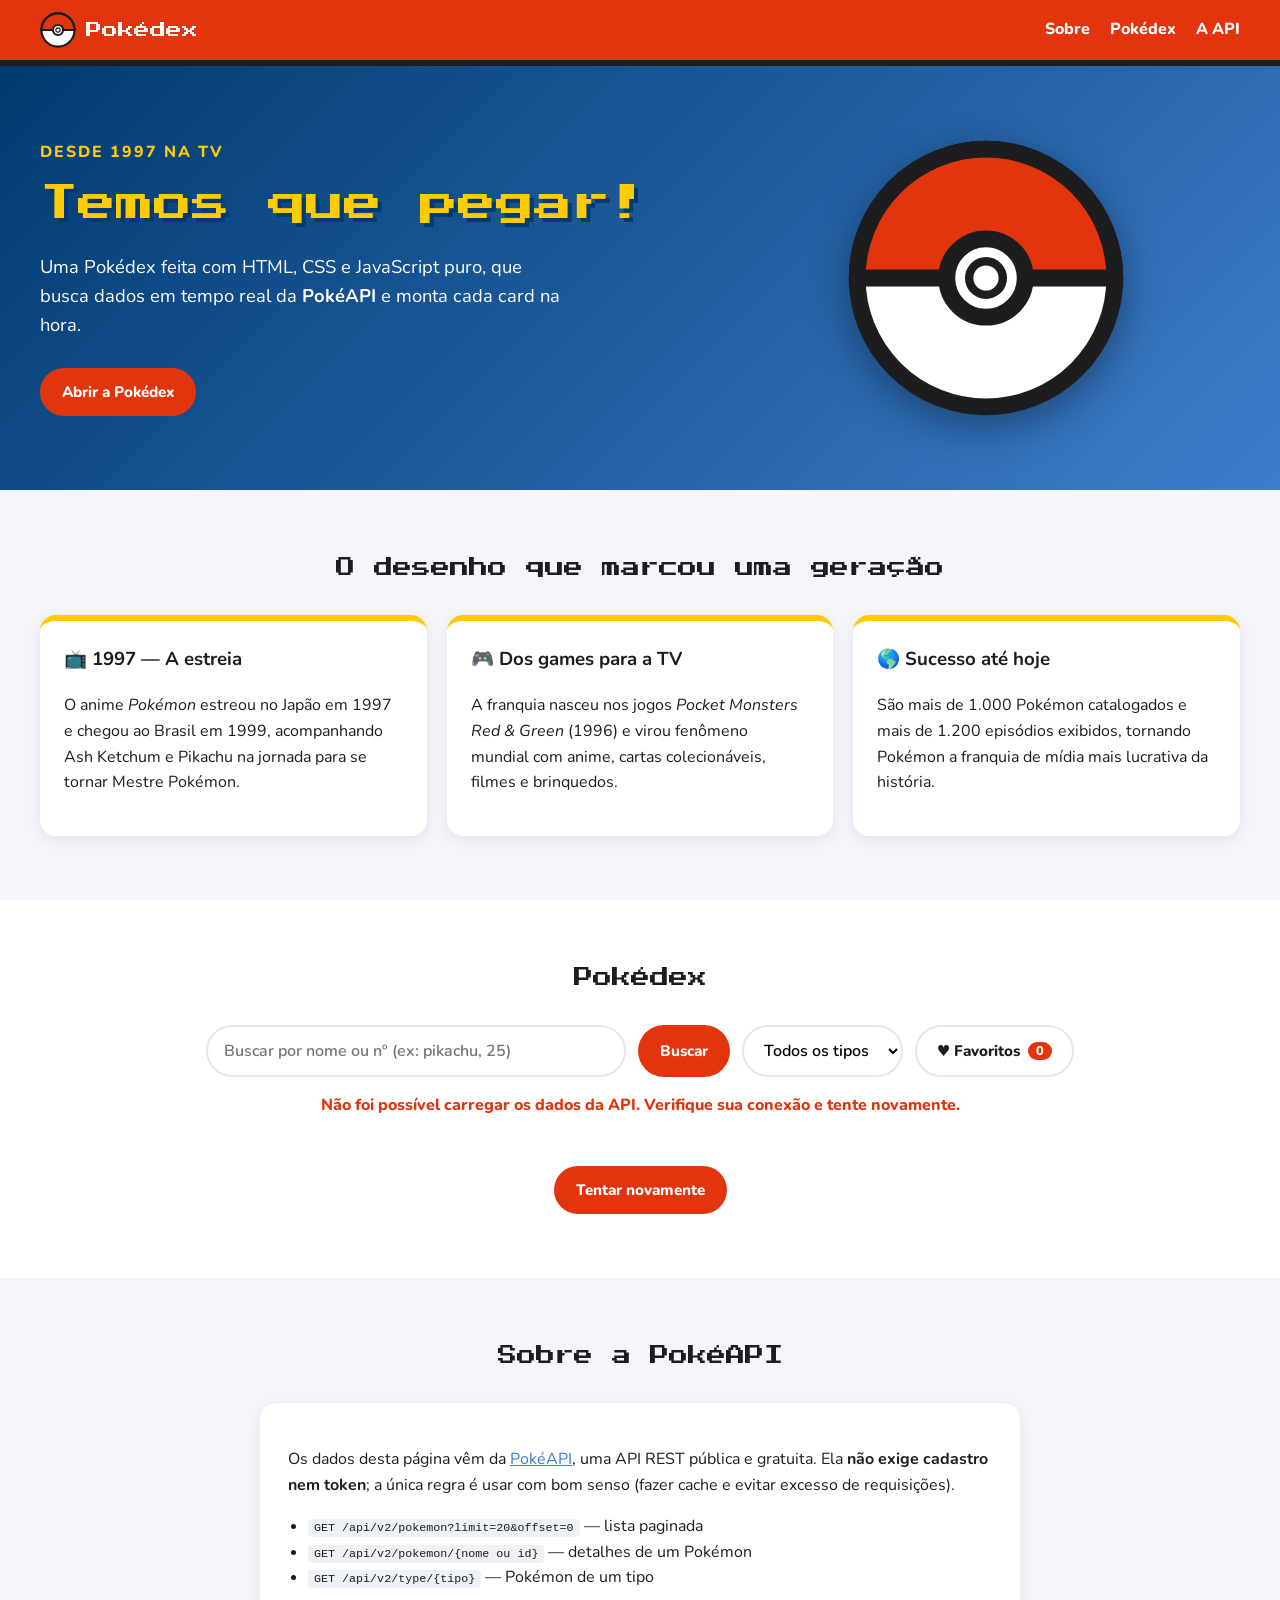
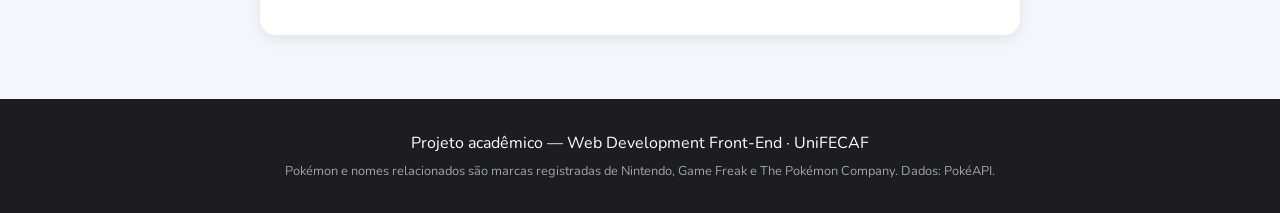
<file: index.html>
<!DOCTYPE html>
<html lang="pt-BR">
<head>
  <meta charset="UTF-8">
  <meta name="viewport" content="width=device-width, initial-scale=1.0">
  <meta name="description" content="Pokédex — aplicação front-end que consome a PokéAPI e gera cards de Pokémon dinamicamente com JavaScript.">
  <title>Pokédex</title>

  <!-- Fontes: Press Start 2P (estilo videogame dos anos 90) + Nunito para textos -->
  <link rel="preconnect" href="https://fonts.googleapis.com">
  <link rel="preconnect" href="https://fonts.gstatic.com" crossorigin>
  <link href="https://fonts.googleapis.com/css2?family=Nunito:wght@400;600;800&family=Press+Start+2P&display=swap" rel="stylesheet">

  <link rel="stylesheet" href="css/style.css">
  <link rel="icon" href="assets/pokeball.svg" type="image/svg+xml">
</head>
<body>

  <!-- ===== CABEÇALHO ===== -->
  <header class="header">
    <div class="container header__inner">
      <a href="#" class="logo">
        <img src="assets/pokeball.svg" alt="" class="logo__icon" width="36" height="36">
        <span class="logo__text">Pokédex</span>
      </a>
      <nav class="nav" aria-label="Navegação principal">
        <a href="#sobre">Sobre</a>
        <a href="#pokedex">Pokédex</a>
        <a href="#api">A API</a>
      </nav>
    </div>
  </header>

  <main>
    <!-- ===== HERO ===== -->
    <section class="hero">
      <div class="container hero__inner">
        <div class="hero__text">
          <p class="hero__eyebrow">Desde 1997 na TV</p>
          <h1 class="hero__title">Temos que pegar!</h1>
          <p class="hero__subtitle">
            Uma Pokédex feita com HTML, CSS e JavaScript puro, que busca dados
            em tempo real da <strong>PokéAPI</strong> e monta cada card na hora.
          </p>
          <a href="#pokedex" class="btn btn--primary">Abrir a Pokédex</a>
        </div>
        <div class="hero__art" aria-hidden="true">
          <img src="assets/pokeball.svg" alt="" class="hero__ball">
        </div>
      </div>
    </section>

    <!-- ===== SOBRE O DESENHO ===== -->
    <section id="sobre" class="section">
      <div class="container">
        <h2 class="section__title">O desenho que marcou uma geração</h2>
        <div class="about">
          <article class="about__item">
            <h3>📺 1997 — A estreia</h3>
            <p>O anime <em>Pokémon</em> estreou no Japão em 1997 e chegou ao Brasil em 1999,
              acompanhando Ash Ketchum e Pikachu na jornada para se tornar Mestre Pokémon.</p>
          </article>
          <article class="about__item">
            <h3>🎮 Dos games para a TV</h3>
            <p>A franquia nasceu nos jogos <em>Pocket Monsters Red &amp; Green</em> (1996) e virou
              fenômeno mundial com anime, cartas colecionáveis, filmes e brinquedos.</p>
          </article>
          <article class="about__item">
            <h3>🌎 Sucesso até hoje</h3>
            <p>São mais de 1.000 Pokémon catalogados e mais de 1.200 episódios exibidos,
              tornando Pokémon a franquia de mídia mais lucrativa da história.</p>
          </article>
        </div>
      </div>
    </section>

    <!-- ===== POKÉDEX (CARDS DINÂMICOS) ===== -->
    <section id="pokedex" class="section section--alt">
      <div class="container">
        <h2 class="section__title">Pokédex</h2>

        <!-- Controles: busca, filtro por tipo e favoritos -->
        <form class="toolbar" id="search-form" role="search">
          <label class="sr-only" for="search-input">Buscar Pokémon por nome ou número</label>
          <input type="search" id="search-input" class="toolbar__input"
                 placeholder="Buscar por nome ou nº (ex: pikachu, 25)" autocomplete="off">
          <button type="submit" class="btn btn--primary">Buscar</button>

          <label class="sr-only" for="type-select">Filtrar por tipo</label>
          <select id="type-select" class="toolbar__select">
            <option value="">Todos os tipos</option>
          </select>

          <button type="button" id="favorites-btn" class="btn btn--ghost" aria-pressed="false">
            ♥ Favoritos <span id="favorites-count" class="badge">0</span>
          </button>
        </form>

        <p id="status-message" class="status" role="status" aria-live="polite"></p>

        <!-- Container que recebe os cards criados pelo JavaScript.
             Ele começa VAZIO: nenhum card é escrito no HTML. -->
        <div id="cards-container" class="cards"></div>

        <div class="load-more">
          <button type="button" id="load-more-btn" class="btn btn--primary" hidden>Carregar mais</button>
        </div>
      </div>
    </section>

    <!-- ===== SOBRE A API ===== -->
    <section id="api" class="section">
      <div class="container">
        <h2 class="section__title">Sobre a PokéAPI</h2>
        <div class="api-info">
          <p>
            Os dados desta página vêm da <a href="https://pokeapi.co/" target="_blank" rel="noopener">PokéAPI</a>,
            uma API REST pública e gratuita. Ela <strong>não exige cadastro nem token</strong>; a única regra é
            usar com bom senso (fazer cache e evitar excesso de requisições).
          </p>
          <ul class="api-info__list">
            <li><code>GET /api/v2/pokemon?limit=20&amp;offset=0</code> — lista paginada</li>
            <li><code>GET /api/v2/pokemon/{nome ou id}</code> — detalhes de um Pokémon</li>
            <li><code>GET /api/v2/type/{tipo}</code> — Pokémon de um tipo</li>
          </ul>
        </div>
      </div>
    </section>
  </main>

  <footer class="footer">
    <div class="container">
      <p>Projeto acadêmico — Web Development Front-End · UniFECAF</p>
      <p class="footer__small">Pokémon e nomes relacionados são marcas registradas de Nintendo, Game Freak e The Pokémon Company. Dados: PokéAPI.</p>
    </div>
  </footer>

  <script src="js/script.js"></script>
</body>
</html>
</file>
<file: css/style.css>
/* =========================================================
   Pokédex — CSS puro (sem frameworks)
   ========================================================= */

/* ----- Variáveis de cor e tipografia ----- */
:root {
  --red: #e3350d;
  --red-dark: #b32a0a;
  --yellow: #ffcb05;
  --blue: #3d7dca;
  --navy: #003a70;
  --ink: #1d1d1f;
  --bg: #f4f6fb;
  --card: #ffffff;
  --muted: #6b7280;
  --border: #e5e7eb;
  --radius: 16px;
  --shadow: 0 4px 14px rgba(0, 0, 0, 0.08);
  --font-title: "Press Start 2P", system-ui, sans-serif;
  --font-body: "Nunito", system-ui, sans-serif;
}

/* ----- Reset básico ----- */
*,
*::before,
*::after { box-sizing: border-box; }

html { scroll-behavior: smooth; }

body {
  margin: 0;
  font-family: var(--font-body);
  color: var(--ink);
  background: var(--bg);
  line-height: 1.6;
}

img { max-width: 100%; display: block; }
a { color: var(--blue); }

.container {
  width: min(1200px, 100% - 32px);
  margin-inline: auto;
}

.sr-only {
  position: absolute;
  width: 1px; height: 1px;
  overflow: hidden;
  clip: rect(0 0 0 0);
  white-space: nowrap;
}

/* ----- Botões ----- */
.btn {
  display: inline-flex;
  align-items: center;
  gap: 8px;
  padding: 12px 20px;
  border: 2px solid transparent;
  border-radius: 999px;
  font: 800 0.95rem var(--font-body);
  cursor: pointer;
  text-decoration: none;
  transition: transform 0.15s, background 0.15s;
}
.btn:hover { transform: translateY(-2px); }
.btn--primary { background: var(--red); color: #fff; }
.btn--primary:hover { background: var(--red-dark); }
.btn--ghost { background: #fff; color: var(--ink); border-color: var(--border); }
.btn--ghost[aria-pressed="true"] { background: var(--ink); color: #fff; border-color: var(--ink); }

.badge {
  background: var(--red);
  color: #fff;
  border-radius: 999px;
  padding: 0 8px;
  font-size: 0.8rem;
}

/* ----- Cabeçalho ----- */
.header {
  position: sticky;
  top: 0;
  z-index: 10;
  background: var(--red);
  border-bottom: 6px solid var(--ink);
}
.header__inner {
  display: flex;
  align-items: center;
  justify-content: space-between;
  padding-block: 12px;
  gap: 16px;
}
.logo {
  display: flex;
  align-items: center;
  gap: 10px;
  text-decoration: none;
  color: #fff;
}
.logo__text { font: 1rem var(--font-title); }
.nav { display: flex; gap: 20px; }
.nav a { color: #fff; font-weight: 800; text-decoration: none; }
.nav a:hover { text-decoration: underline; }

/* ----- Hero ----- */
.hero {
  background: linear-gradient(135deg, var(--navy), var(--blue));
  color: #fff;
  overflow: hidden;
}
.hero__inner {
  display: grid;
  grid-template-columns: 1.3fr 1fr;
  align-items: center;
  gap: 32px;
  padding-block: 72px;
}
.hero__eyebrow {
  margin: 0 0 12px;
  color: var(--yellow);
  font-weight: 800;
  text-transform: uppercase;
  letter-spacing: 2px;
}
.hero__title {
  margin: 0 0 20px;
  font: clamp(1.4rem, 4vw, 2.4rem)/1.4 var(--font-title);
  color: var(--yellow);
  text-shadow: 4px 4px 0 var(--navy);
}
.hero__subtitle { margin: 0 0 28px; font-size: 1.15rem; max-width: 520px; }
.hero__art { display: flex; justify-content: center; }
.hero__ball {
  width: min(280px, 60vw);
  animation: wobble 3s ease-in-out infinite;
  filter: drop-shadow(0 12px 20px rgba(0, 0, 0, 0.35));
}
@keyframes wobble {
  0%, 100% { transform: rotate(0); }
  25% { transform: rotate(-10deg); }
  75% { transform: rotate(10deg); }
}

/* ----- Seções ----- */
.section { padding-block: 64px; scroll-margin-top: 70px; }
.section--alt { background: #fff; }
.section__title {
  margin: 0 0 32px;
  font: 1.2rem/1.5 var(--font-title);
  text-align: center;
}

/* Sobre */
.about {
  display: grid;
  grid-template-columns: repeat(auto-fit, minmax(240px, 1fr));
  gap: 20px;
}
.about__item {
  background: var(--card);
  padding: 24px;
  border-radius: var(--radius);
  box-shadow: var(--shadow);
  border-top: 6px solid var(--yellow);
}
.about__item h3 { margin-top: 0; }

/* ----- Barra de ferramentas (busca/filtros) ----- */
.toolbar {
  display: flex;
  flex-wrap: wrap;
  gap: 12px;
  justify-content: center;
  margin-bottom: 16px;
}
.toolbar__input,
.toolbar__select {
  padding: 12px 16px;
  border: 2px solid var(--border);
  border-radius: 999px;
  font: 600 1rem var(--font-body);
  background: #fff;
}
.toolbar__input { flex: 1 1 260px; max-width: 420px; }
.toolbar__input:focus,
.toolbar__select:focus { outline: none; border-color: var(--blue); }

.status { text-align: center; color: var(--muted); min-height: 1.6em; margin: 0 0 16px; }
.status--error { color: var(--red); font-weight: 800; }

/* ----- Grid de cards ----- */
.cards {
  display: grid;
  grid-template-columns: repeat(auto-fill, minmax(220px, 1fr));
  gap: 24px;
}

/* ----- CARD (estrutura do layout pedido no trabalho) -----
   [Nome do Personagem]       [♥]
   [        imagem         ]
   [ informações / status  ]                              */
.card {
  position: relative;
  display: flex;
  flex-direction: column;
  background: var(--card);
  border: 1px solid var(--border);
  border-radius: var(--radius);
  box-shadow: var(--shadow);
  padding: 20px 18px;
  transition: transform 0.2s, box-shadow 0.2s;
  animation: fadeIn 0.35s ease both;
}
.card:hover {
  transform: translateY(-4px);
  box-shadow: 0 10px 24px rgba(0, 0, 0, 0.12);
}
@keyframes fadeIn {
  from { opacity: 0; transform: translateY(10px); }
  to { opacity: 1; transform: none; }
}

.card__number {
  margin: 0;
  color: var(--muted);
  font-weight: 800;
  font-size: 0.85rem;
}
.card__name {
  margin: 2px 40px 12px 0;
  font-size: 1.25rem;
  text-transform: capitalize;
}

.card__fav {
  position: absolute;
  top: 14px;
  right: 14px;
  width: 38px;
  height: 38px;
  border: none;
  border-radius: 50%;
  background: transparent;
  color: var(--red);
  font-size: 1.6rem;
  line-height: 1;
  cursor: pointer;
  transition: transform 0.15s;
}
.card__fav:hover { transform: scale(1.2); }
.card__fav--active { animation: pop 0.3s ease; }
@keyframes pop {
  50% { transform: scale(1.4); }
}

.card__image-wrap {
  display: grid;
  place-items: center;
  aspect-ratio: 1;
  border-radius: 12px;
  background: #eef1f6;
  margin-bottom: 14px;
}
.card__image { width: 80%; height: 80%; object-fit: contain; }

.card__types { display: flex; gap: 6px; flex-wrap: wrap; margin-bottom: 12px; }
.type {
  padding: 2px 12px;
  border-radius: 999px;
  color: #fff;
  font-size: 0.8rem;
  font-weight: 800;
  text-transform: capitalize;
  background: var(--muted);
}

.card__info {
  display: grid;
  grid-template-columns: 1fr 1fr;
  gap: 4px 12px;
  margin: 0 0 12px;
  font-size: 0.9rem;
}
.card__info dt { color: var(--muted); }
.card__info dd { margin: 0; font-weight: 800; text-align: right; }

.stats { list-style: none; margin: 0; padding: 0; font-size: 0.8rem; }
.stat { display: grid; grid-template-columns: 60px 30px 1fr; align-items: center; gap: 6px; }
.stat__label { color: var(--muted); font-weight: 600; }
.stat__value { font-weight: 800; text-align: right; }
.stat__bar { display: block; height: 6px; border-radius: 3px; background: var(--border); overflow: hidden; }
.stat__fill { display: block; height: 100%; background: var(--blue); border-radius: 3px; }

/* Cores por tipo (aplicadas pelo JS via classe type--{nome}) */
.type--normal   { background: #a8a77a; }
.type--fire     { background: #ee8130; }
.type--water    { background: #6390f0; }
.type--electric { background: #f7d02c; color: var(--ink); }
.type--grass    { background: #7ac74c; }
.type--ice      { background: #96d9d6; color: var(--ink); }
.type--fighting { background: #c22e28; }
.type--poison   { background: #a33ea1; }
.type--ground   { background: #e2bf65; color: var(--ink); }
.type--flying   { background: #a98ff3; }
.type--psychic  { background: #f95587; }
.type--bug      { background: #a6b91a; }
.type--rock     { background: #b6a136; }
.type--ghost    { background: #735797; }
.type--dragon   { background: #6f35fc; }
.type--dark     { background: #705746; }
.type--steel    { background: #b7b7ce; color: var(--ink); }
.type--fairy    { background: #d685ad; }

/* Card "esqueleto" exibido enquanto os dados carregam */
.card--skeleton { min-height: 380px; }
.card--skeleton .card__image-wrap,
.card--skeleton .skeleton-line {
  background: linear-gradient(90deg, #eef1f6 25%, #e2e6ee 50%, #eef1f6 75%);
  background-size: 200% 100%;
  animation: shimmer 1.2s infinite;
}
.skeleton-line { height: 14px; border-radius: 7px; margin-bottom: 10px; }
.skeleton-line--short { width: 50%; }
@keyframes shimmer {
  to { background-position: -200% 0; }
}

.load-more { display: flex; justify-content: center; margin-top: 32px; }

/* ----- Sobre a API ----- */
.api-info {
  max-width: 760px;
  margin-inline: auto;
  background: var(--card);
  padding: 28px;
  border-radius: var(--radius);
  box-shadow: var(--shadow);
}
.api-info__list { padding-left: 20px; }
.api-info code {
  background: #eef1f6;
  padding: 2px 6px;
  border-radius: 4px;
  font-size: 0.9em;
  word-break: break-all;
}

/* ----- Rodapé ----- */
.footer {
  background: var(--ink);
  color: #fff;
  text-align: center;
  padding-block: 28px;
}
.footer p { margin: 4px 0; }
.footer__small { color: #9ca3af; font-size: 0.8rem; }

/* ----- Responsividade ----- */
@media (max-width: 768px) {
  .hero__inner { grid-template-columns: 1fr; text-align: center; padding-block: 48px; }
  .hero__subtitle { margin-inline: auto; }
  .hero__art { order: -1; }
  .hero__ball { width: 140px; }
  .nav { gap: 12px; font-size: 0.9rem; }
}

@media (max-width: 480px) {
  .logo__text { font-size: 0.75rem; }
  .nav { display: none; }
  .toolbar > * { flex: 1 1 100%; max-width: none; justify-content: center; }
  .section { padding-block: 48px; }
}

@media (prefers-reduced-motion: reduce) {
  *, *::before, *::after { animation: none !important; transition: none !important; }
}
</file>
